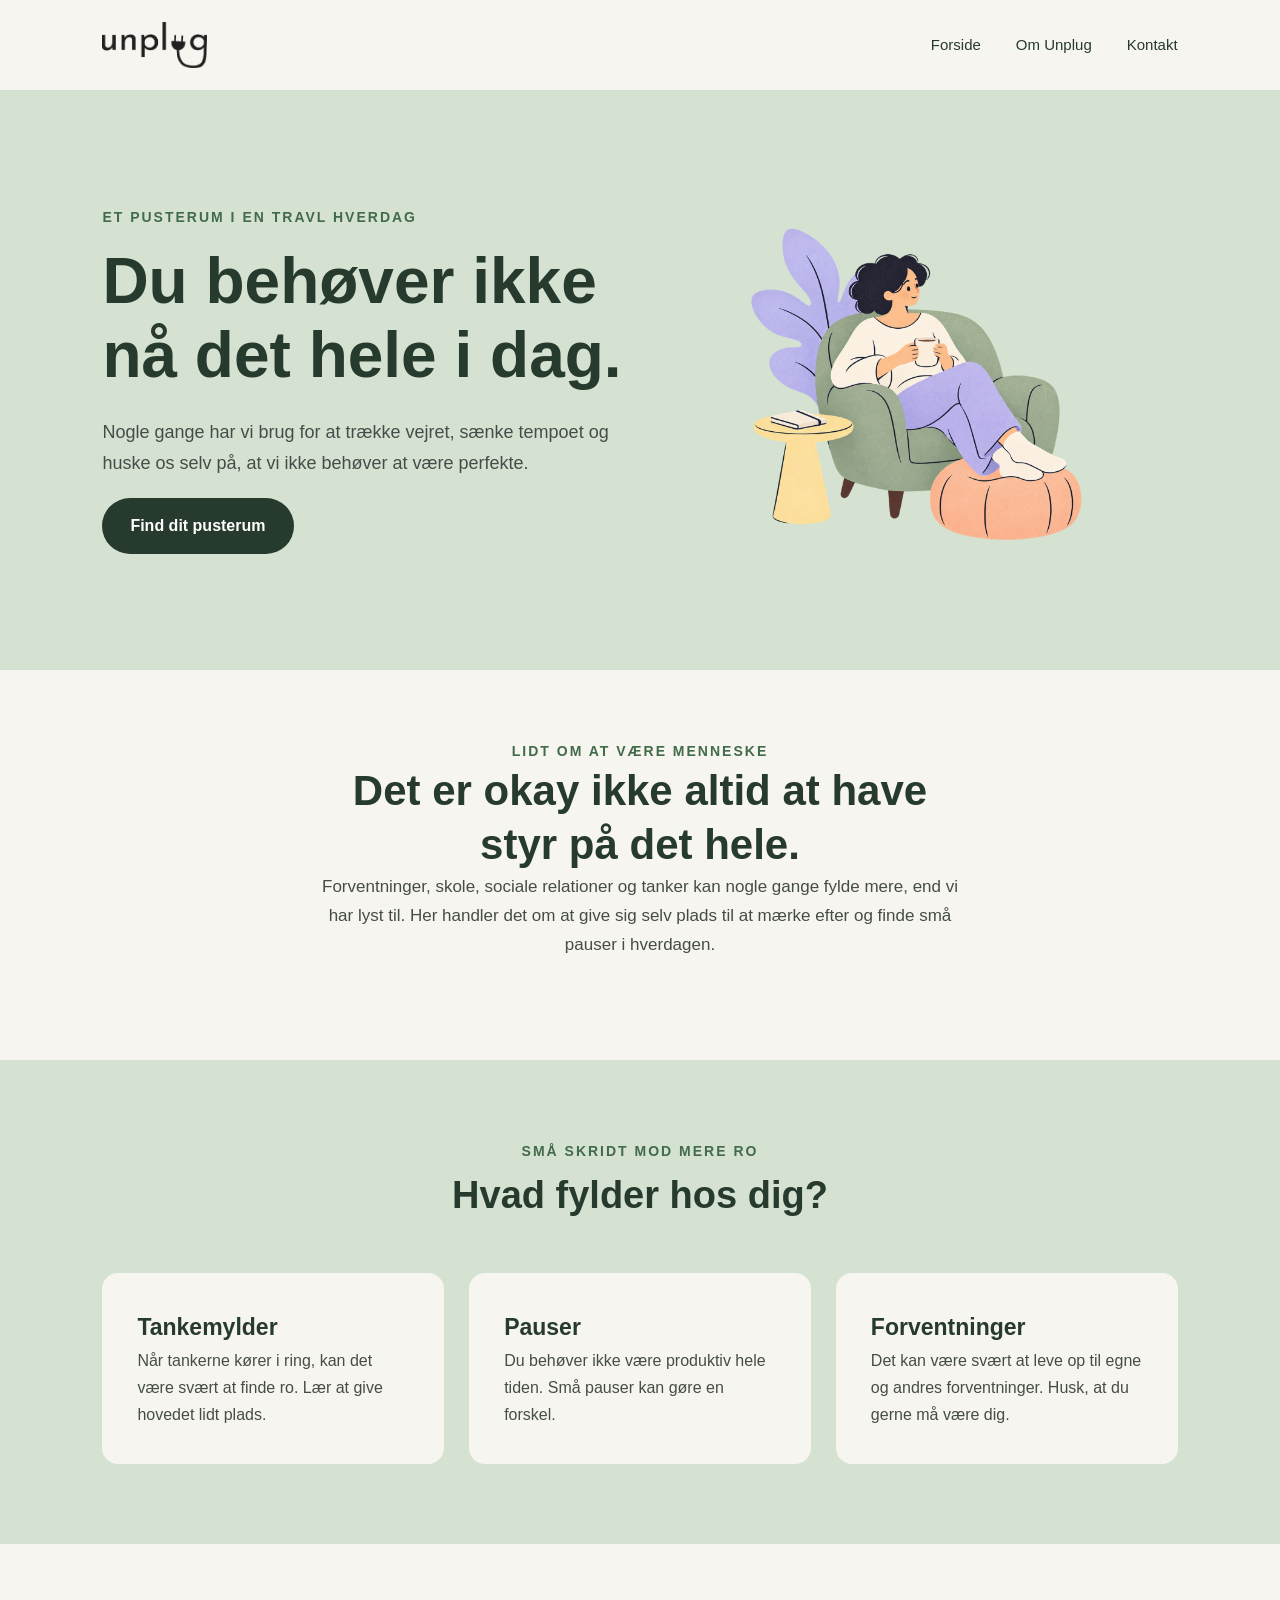
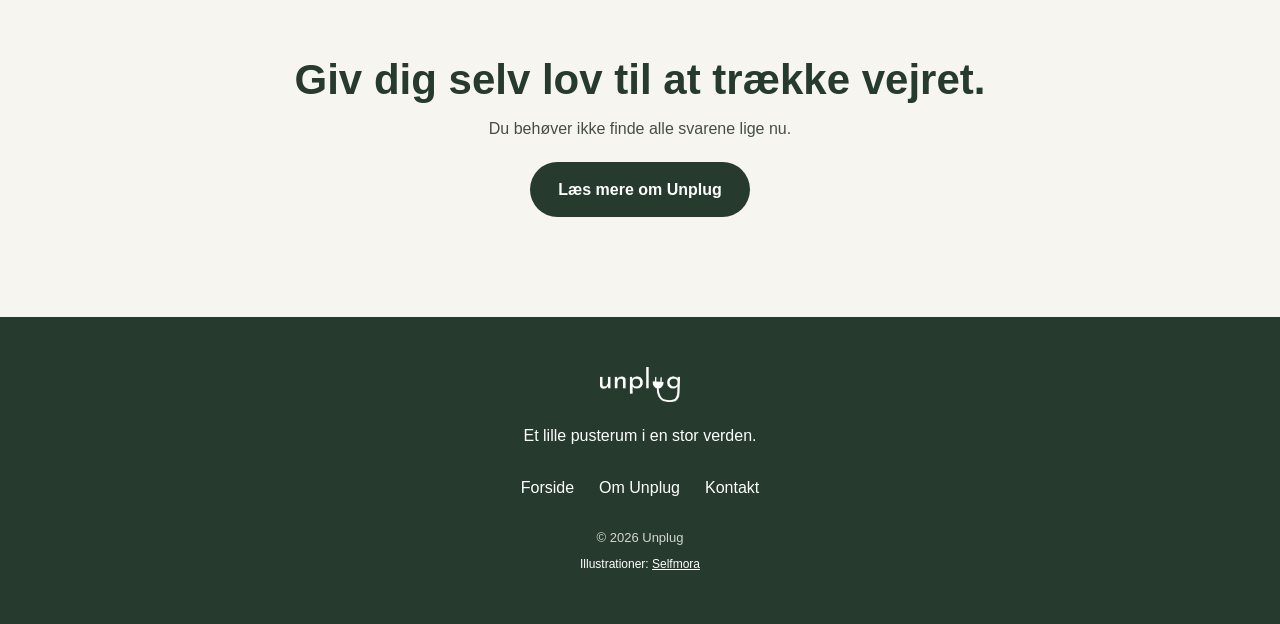
<file: index.html>
<!DOCTYPE html>
<html lang="da">

<head>
    <!-- Fortæller browseren, at siden bruger danske tegn -->
    <meta charset="UTF-8">

    <!-- Sørger for, at siden tilpasser sig mobil, tablet og computer -->
    <meta name="viewport" content="width=device-width, initial-scale=1.0">

    <!-- Teksten, der vises på fanen i browseren -->
    <title>Unplug - forside</title>

    <!-- Kobler HTML-siden sammen med vores fælles CSS-fil -->
    <link rel="stylesheet" href="style.css">
</head>

<body>

    <!-- HEADER: Øverste del af hjemmesiden med logo og navigation -->
<header class="site-header">

    <a href="index.html" class="logo" aria-label="Unplug - gå til forsiden">
        <img src="img/unplug logo.png" alt="">
    </a>

   <!-- Knap til hamburgermenu på mobil -->
    <button class="menu-toggle"
        type="button"
        aria-label="Åbn menu"
        aria-expanded="false"
        aria-controls="main-navigation">
    <span></span>
    <span></span>
    <span></span>
</button>

    <!-- Navigation mellem hjemmesidens tre separate sider -->
    <nav id="main-navigation" aria-label="Hovednavigation">
        <ul>
            <li><a href="index.html" aria-current="page">Forside</a></li>
            <li><a href="om-unplug.html">Om Unplug</a></li>
            <li><a href="kontakt.html">Kontakt</a></li>
        </ul>
    </nav>

</header>


    <!-- MAIN: Her begynder sidens primære indhold -->
    <main>

        <!-- HERO: Det første store område, brugeren møder på forsiden -->
        <section class="hero">

            <div class="hero-content">
                <p class="eyebrow">Et pusterum i en travl hverdag</p>

                <h1>Du behøver ikke nå det hele i dag.</h1>

                <p>
                    Nogle gange har vi brug for at trække vejret,
                    sænke tempoet og huske os selv på, at vi ikke
                    behøver at være perfekte.
                </p>

                <a href="om-unplug.html" class="button">
                    Find dit pusterum
                </a>
            </div>

             <!-- Illustration på forsiden -->
            <div class="hero-image">
                  <img src="img/a-little-room-to-rest-v1.png" alt="Illustration af en kvinde, der sidder afslappet i en grøn lænestol med fødderne på en puf og drikker af et krus.">
                    
            </div>

        </section>


        <!-- INTRODUKTION: Præsenterer hjemmesidens emne -->
        <section class="intro">

            <p class="eyebrow">Lidt om at være menneske</p>

            <h2>Det er okay ikke altid at have styr på det hele.</h2>

            <p>
                Forventninger, skole, sociale relationer og tanker
                kan nogle gange fylde mere, end vi har lyst til.
                Her handler det om at give sig selv plads til at
                mærke efter og finde små pauser i hverdagen.
            </p>

        </section>


        <!-- TRE TEMAER: Introducerer nogle af de emner, siden handler om -->
        <section class="themes">

            <div class="section-heading">
                <p class="eyebrow">Små skridt mod mere ro</p>
                <h2>Hvad fylder hos dig?</h2>
            </div>

            <div class="theme-grid">

                <article class="theme-card">
                    <h3>Tankemylder</h3>
                    <p>
                        Når tankerne kører i ring, kan det være
                        svært at finde ro. Lær at give hovedet
                        lidt plads.
                    </p>
                </article>

                <article class="theme-card">
                    <h3>Pauser</h3>
                    <p>
                        Du behøver ikke være produktiv hele tiden.
                        Små pauser kan gøre en forskel.
                    </p>
                </article>

                <article class="theme-card">
                    <h3>Forventninger</h3>
                    <p>
                        Det kan være svært at leve op til egne
                        og andres forventninger. Husk, at du
                        gerne må være dig.
                    </p>
                </article>

            </div>

        </section>


        <!-- AFSLUTTENDE CTA: Leder brugeren videre til undersiden -->
        <section class="closing-section">

            <h2>Giv dig selv lov til at trække vejret.</h2>

            <p>
                Du behøver ikke finde alle svarene lige nu.
            </p>

            <a href="om-unplug.html" class="button">
                Læs mere om Unplug
            </a>

        </section>

    </main>


    <!-- FOOTER: Sidens nederste område -->
    <footer class="site-footer">

        <a href="index.html" class="logo">
            <img src="img/unplug logo hvid.png" alt="">
        </a>

        <p>Et lille pusterum i en stor verden.</p>

        <nav aria-label="Footer navigation">
            <a href="index.html">Forside</a>
            <a href="om-unplug.html">Om Unplug</a>
            <a href="kontakt.html">Kontakt</a>
        </nav>

        <p class="copyright">© 2026 Unplug</p>

         <!-- Kreditering af illustrationer -->
    <p class="credits">
        Illustrationer:
        <a href="https://selfmora.com/free-illustrations"
           target="_blank"
           rel="noopener noreferrer">Selfmora</a>
    </p>

    </footer>

<script src="script.js"></script>
</body>
</html>
</file>
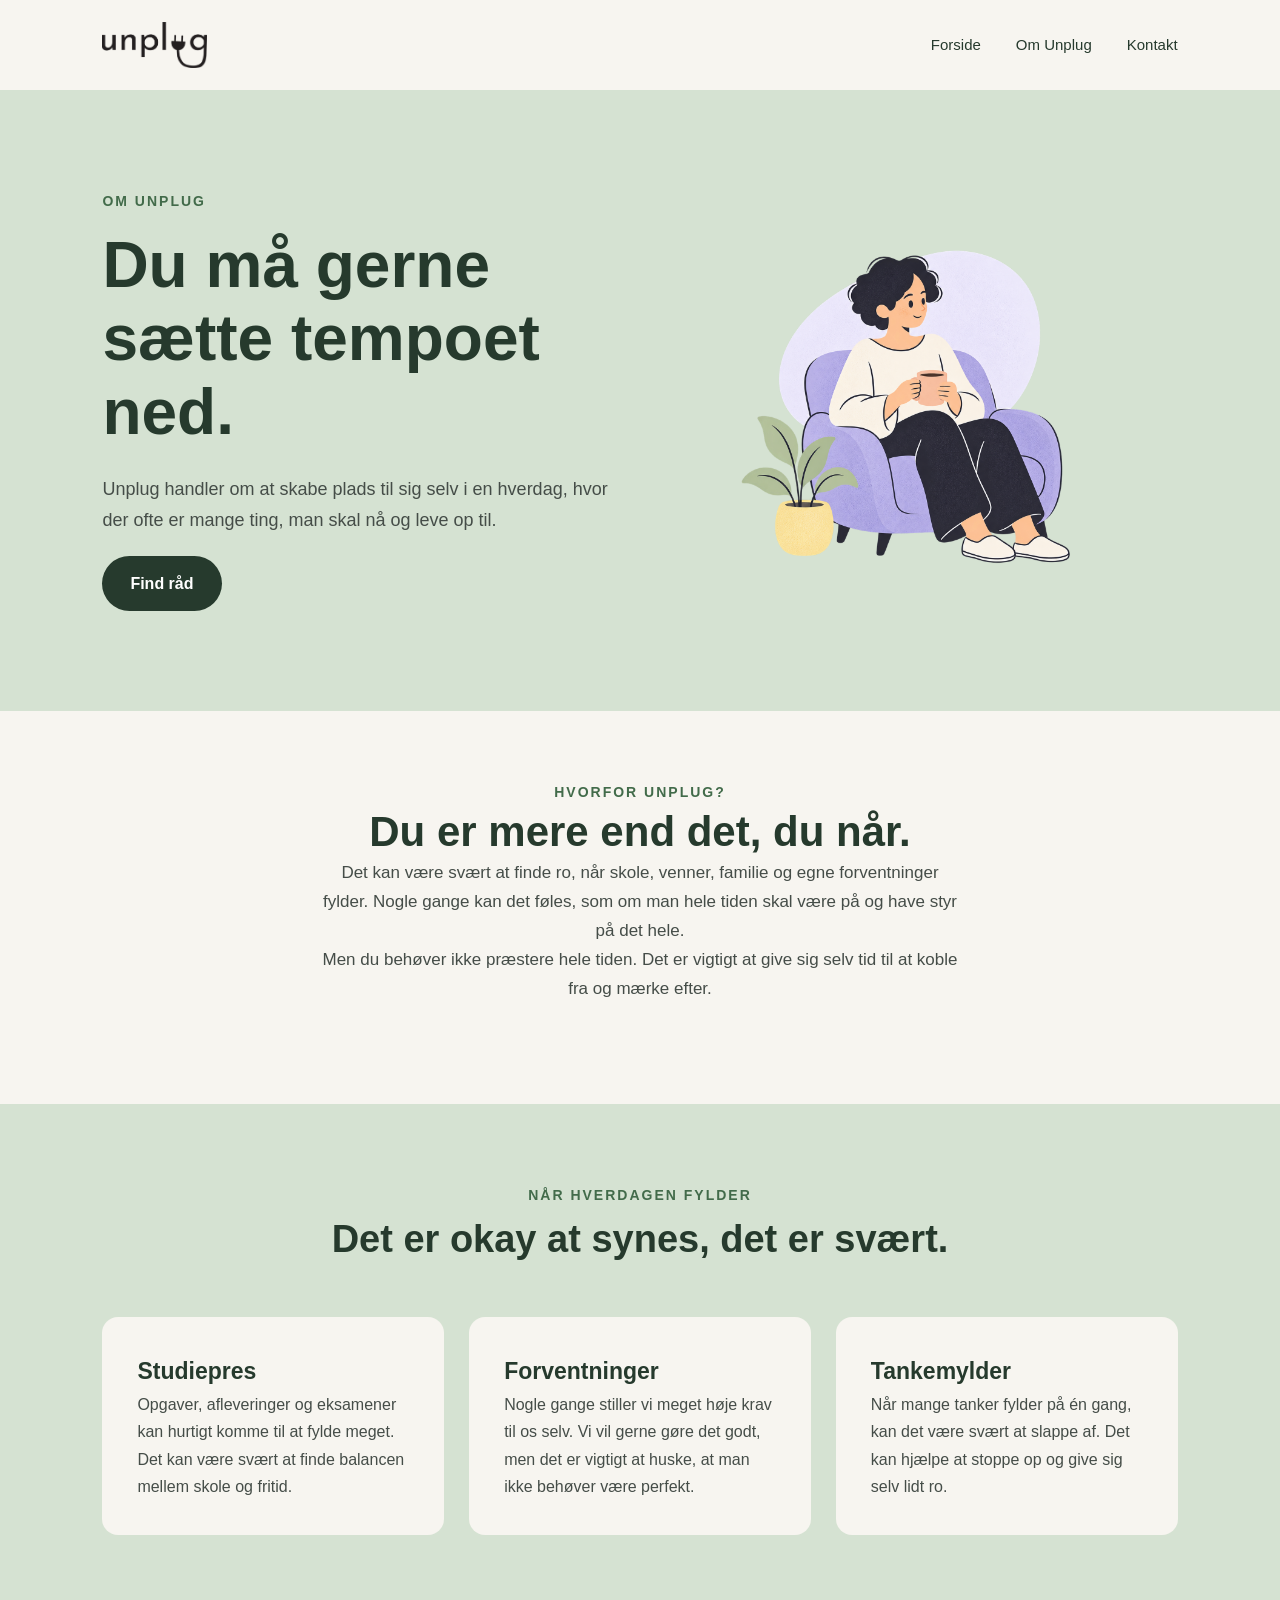
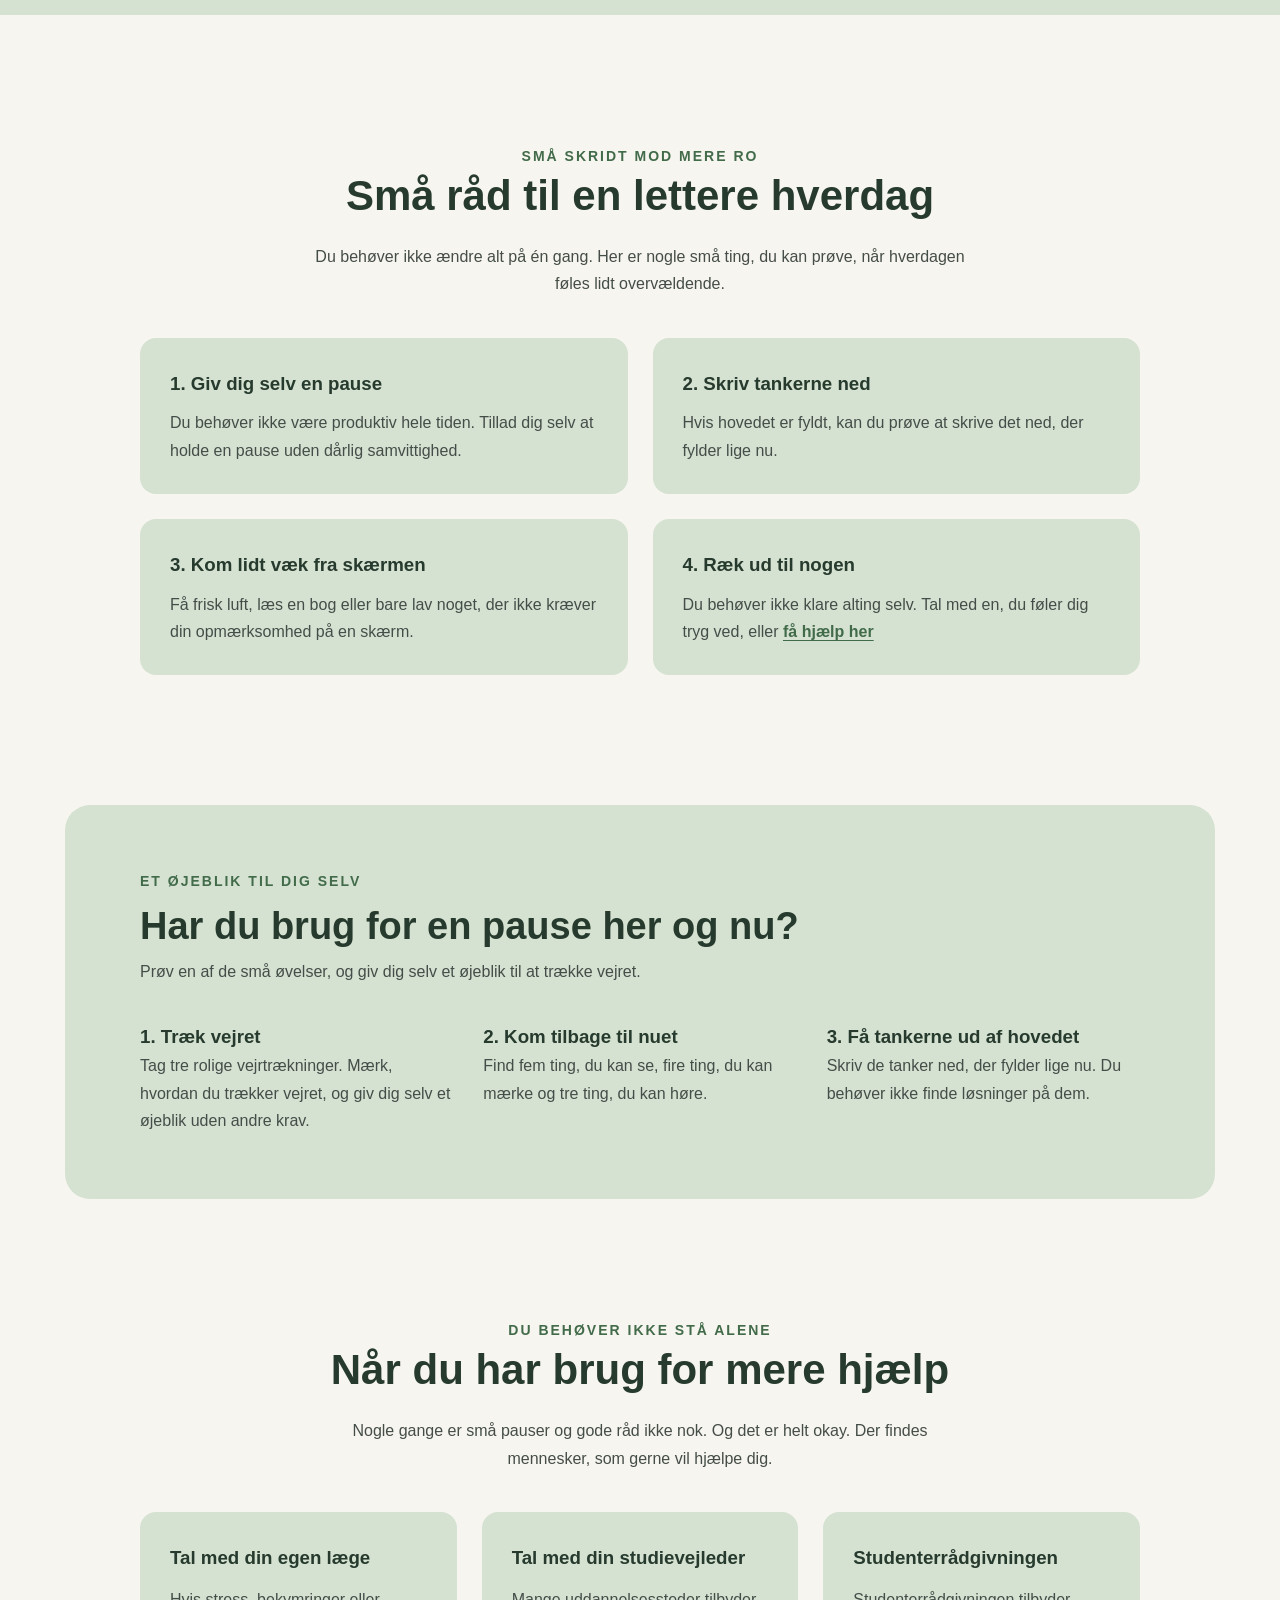
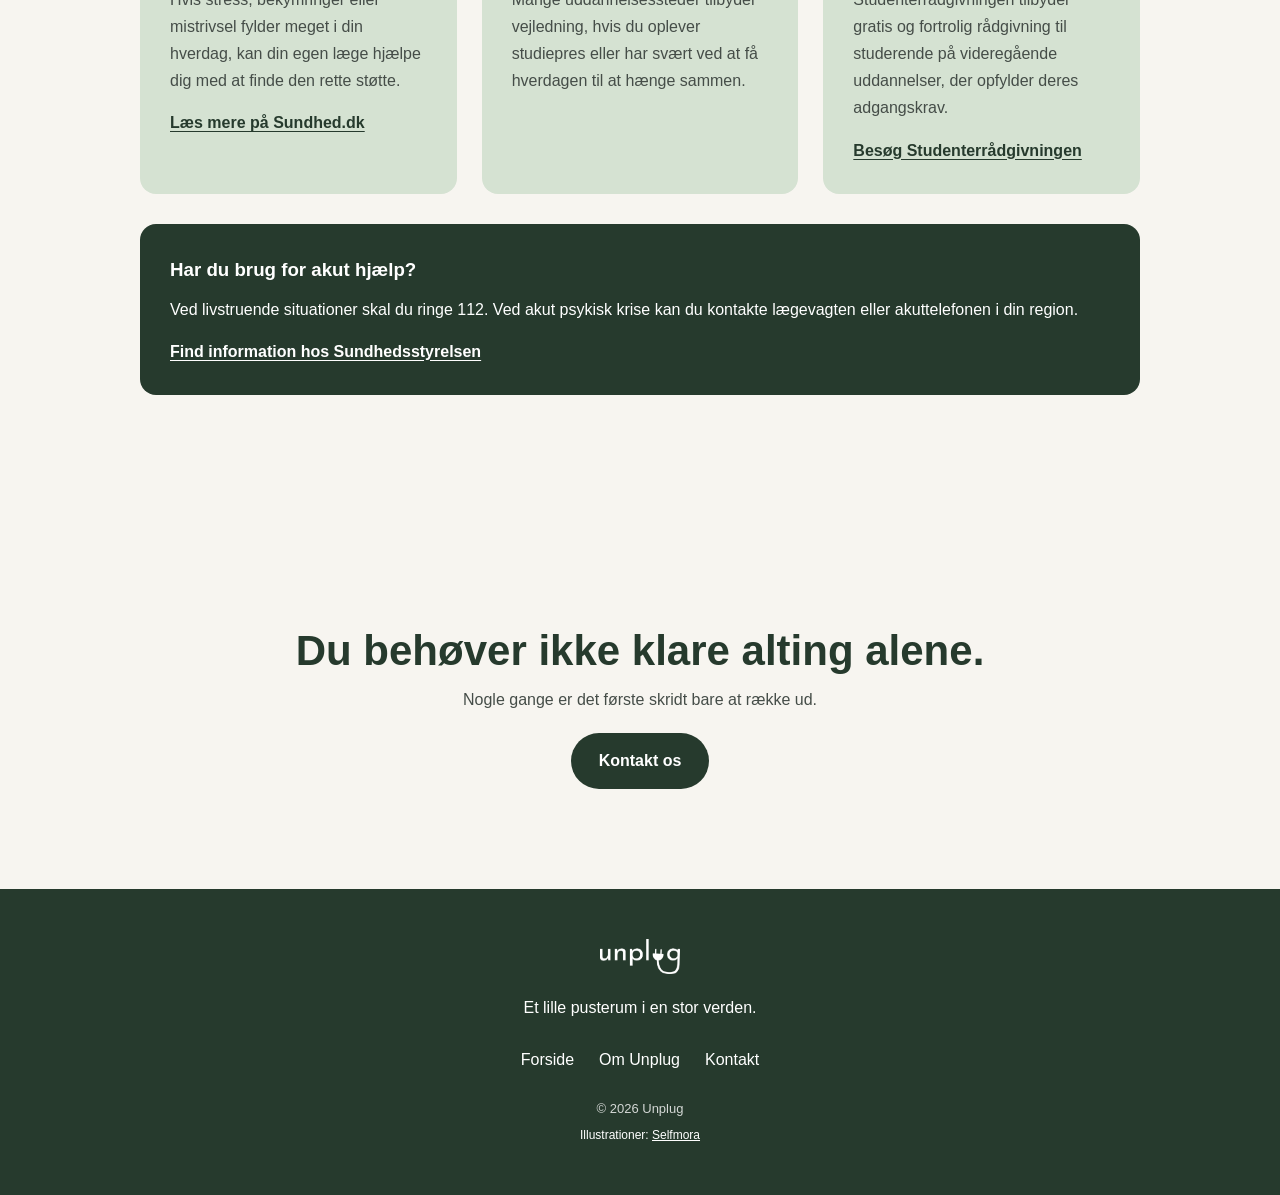
<file: om-unplug.html>
<!DOCTYPE html>
<html lang="da">

<head>
    <!-- Fortæller browseren, at siden bruger danske tegn -->
    <meta charset="UTF-8">

    <!-- Sørger for, at siden tilpasser sig mobil, tablet og computer -->
    <meta name="viewport" content="width=device-width, initial-scale=1.0">

    <!-- Teksten, der vises på fanen i browseren -->
    <title>Unplug - om side</title>

    <!-- Kobler HTML-siden sammen med vores fælles CSS-fil -->
    <link rel="stylesheet" href="style.css">
</head>

<body>

    <!-- HEADER: Logo og navigation -->
    <header class="site-header">

        <a href="index.html" class="logo" aria-label="Unplug - gå til forsiden">
        <img src="img/unplug logo.png" alt="">
        </a>

         <!-- Knap til hamburgermenu på mobil -->
    <button class="menu-toggle"
            type="button"
            aria-label="Åbn menu"
            aria-expanded="false"
            aria-controls="main-navigation">
        <span></span>
        <span></span>
        <span></span>
    </button>   

        <!-- Navigation til hjemmesidens tre sider -->
        <nav id="main-navigation" aria-label="Hovednavigation">
            <ul>
                <li><a href="index.html">Forside</a></li>
                <li><a href="om-unplug.html" aria-current="page">Om Unplug</a></li>
                <li><a href="kontakt.html">Kontakt</a></li>
            </ul>
        </nav>

    </header>


    <!-- MAIN: Sidens primære indhold -->
    <main>

        <!-- HERO: Introduktion til undersiden -->
        <section class="hero">

            <div class="hero-content">

                <p class="eyebrow">Om Unplug</p>

                <h1>Du må gerne sætte tempoet ned.</h1>

                <p>
                    Unplug handler om at skabe plads til sig selv
                    i en hverdag, hvor der ofte er mange ting,
                    man skal nå og leve op til.
                </p>

                <a href="#sma-skridt" class="button">Find råd</a>

            </div>

            <!-- Illustration på Om Unplug-siden -->
            <div class="hero-image">
                <img src="img/room-to-pause-v1.png" alt="Illustration af en kvinde, der sidder i en lilla lænestol med et krus i hænderne ved siden af en stueplante.">
            </div>

        </section>


        <!-- INTRODUKTION: Forklarer hjemmesidens formål -->
        <section class="intro">

            <p class="eyebrow">Hvorfor Unplug?</p>

            <h2>Du er mere end det, du når.</h2>

            <p>
                Det kan være svært at finde ro, når skole,
                venner, familie og egne forventninger fylder.
                Nogle gange kan det føles, som om man hele
                tiden skal være på og have styr på det hele.
            </p>

            <p>
                Men du behøver ikke præstere hele tiden.
                Det er vigtigt at give sig selv tid til at
                koble fra og mærke efter.
            </p>

        </section>


        <!-- STUDIEPRES: Uddyber et af de centrale emner -->
        <section class="themes">

            <div class="section-heading">

                <p class="eyebrow">Når hverdagen fylder</p>

                <h2>Det er okay at synes, det er svært.</h2>

            </div>

            <div class="theme-grid">

                <article class="theme-card">

                    <h3>Studiepres</h3>

                    <p>
                        Opgaver, afleveringer og eksamener kan
                        hurtigt komme til at fylde meget.
                        Det kan være svært at finde balancen
                        mellem skole og fritid.
                    </p>

                </article>


                <article class="theme-card">

                    <h3>Forventninger</h3>

                    <p>
                        Nogle gange stiller vi meget høje krav
                        til os selv. Vi vil gerne gøre det godt,
                        men det er vigtigt at huske, at man
                        ikke behøver være perfekt.
                    </p>

                </article>


                <article class="theme-card">

                    <h3>Tankemylder</h3>

                    <p>
                        Når mange tanker fylder på én gang,
                        kan det være svært at slappe af.
                        Det kan hjælpe at stoppe op og give
                        sig selv lidt ro.
                    </p>

                </article>

            </div>

        </section>

        <!-- ØVELSER OG RÅD: Samler alt i én afrundet sektion -->

<!-- RÅD: Små råd til en lettere hverdag -->
<section class="advice" id="sma-skridt">

    <p class="eyebrow">Små skridt mod mere ro</p>

    <h2>Små råd til en lettere hverdag</h2>

    <p class="advice-intro">
        Du behøver ikke ændre alt på én gang.
        Her er nogle små ting, du kan prøve,
        når hverdagen føles lidt overvældende.
    </p>

    <!-- De fire gode råd -->
    <div class="advice-list">

        <article>
            <h3>1. Giv dig selv en pause</h3>
            <p>
                Du behøver ikke være produktiv hele tiden.
                Tillad dig selv at holde en pause uden dårlig samvittighed.
            </p>
        </article>

        <article>
            <h3>2. Skriv tankerne ned</h3>
            <p>
                Hvis hovedet er fyldt, kan du prøve at skrive
                det ned, der fylder lige nu.
            </p>
        </article>

        <article>
            <h3>3. Kom lidt væk fra skærmen</h3>
            <p>
                Få frisk luft, læs en bog eller bare lav noget,
                der ikke kræver din opmærksomhed på en skærm.
            </p>
        </article>

        <article>
            <h3>4. Ræk ud til nogen</h3>
            <p>
                 Du behøver ikke klare alting selv.
                Tal med en, du føler dig tryg ved, eller
                <a href="#professionel-hjaelp" class="help-link">få hjælp her</a>
            </p>
        </article>

    </div>

</section>


<!-- ØVELSER: Konkrete små pauser -->
<section class="exercises">

    <p class="eyebrow">Et øjeblik til dig selv</p>

    <h2>Har du brug for en pause her og nu?</h2>

    <p>
        Prøv en af de små øvelser, og giv dig selv
        et øjeblik til at trække vejret.
    </p>

    <div class="exercise-list">

        <article>
            <h3>1. Træk vejret</h3>
            <p>
                Tag tre rolige vejrtrækninger.
                Mærk, hvordan du trækker vejret, og giv dig
                selv et øjeblik uden andre krav.
            </p>
        </article>

        <article>
            <h3>2. Kom tilbage til nuet</h3>
            <p>
                Find fem ting, du kan se, fire ting,
                du kan mærke og tre ting, du kan høre.
            </p>
        </article>

        <article>
            <h3>3. Få tankerne ud af hovedet</h3>
            <p>
                Skriv de tanker ned, der fylder lige nu.
                Du behøver ikke finde løsninger på dem.
            </p>
        </article>

    </div>

</section>


<!-- PROFESSIONEL HJÆLP: Viser hvor brugeren kan få mere støtte -->
<section class="help-section" id="professionel-hjaelp">

    <p class="eyebrow">Du behøver ikke stå alene</p>

    <h2>Når du har brug for mere hjælp</h2>

    <p class="help-intro">
        Nogle gange er små pauser og gode råd ikke nok.
        Og det er helt okay. Der findes mennesker,
        som gerne vil hjælpe dig.
    </p>

    <div class="help-list">

        <article>
            <h3>Tal med din egen læge</h3>
            <p>
                Hvis stress, bekymringer eller mistrivsel fylder
                meget i din hverdag, kan din egen læge hjælpe
                dig med at finde den rette støtte.
            </p>
            <a href="https://www.sundhed.dk/">
                Læs mere på Sundhed.dk
            </a>
        </article>

        <article>
            <h3>Tal med din studievejleder</h3>
            <p>
                Mange uddannelsessteder tilbyder vejledning,
                hvis du oplever studiepres eller har svært
                ved at få hverdagen til at hænge sammen.
            </p>
        </article>

        <article>
            <h3>Studenterrådgivningen</h3>
            <p>
                Studenterrådgivningen tilbyder gratis og
                fortrolig rådgivning til studerende på
                videregående uddannelser, der opfylder
                deres adgangskrav.
            </p>
            <a href="https://srg.dk/" target="_blank" rel="noopener noreferrer">
                Besøg Studenterrådgivningen
            </a>
        </article>

    </div>

    <div class="urgent-help">
        <h3>Har du brug for akut hjælp?</h3>
        <p>
            Ved livstruende situationer skal du ringe 112.
            Ved akut psykisk krise kan du kontakte
            lægevagten eller akuttelefonen i din region.
        </p>
        <a href="https://www.sst.dk/" target="_blank" rel="noopener noreferrer">
            Find information hos Sundhedsstyrelsen
        </a>
    </div>

</section>



        <!-- AFSLUTNING: Leder brugeren videre -->
        <section class="closing-section">

            <h2>Du behøver ikke klare alting alene.</h2>

            <p>
                Nogle gange er det første skridt bare
                at række ud.
            </p>

            <a href="kontakt.html" class="button">
                Kontakt os
            </a>

        </section>

    </main>


    <!-- FOOTER: Sidens nederste område -->
    <footer class="site-footer">

        <a href="index.html" class="logo">
            <img src="img/unplug logo hvid.png" alt="">
        </a>

        <p>Et lille pusterum i en stor verden.</p>

        <nav aria-label="Footer navigation">
            <a href="index.html">Forside</a>
            <a href="om-unplug.html">Om Unplug</a>
            <a href="kontakt.html">Kontakt</a>
        </nav>

        <p class="copyright">© 2026 Unplug</p>

         <!-- Kreditering af illustrationer -->
    <p class="credits">
        Illustrationer:
        <a href="https://selfmora.com/free-illustrations"
           target="_blank"
           rel="noopener noreferrer">Selfmora</a>
    </p>

    </footer>

    <script src="script.js"></script>

</body>
</html>
</file>
<file: style.css>
/* =========================================
   1. GRUNDINDSTILLINGER
   ========================================= */

/* Gør det lettere at styre størrelsen på elementer.
   Padding og border bliver regnet med i elementets bredde. */
* {
    margin: 0;
    box-sizing: border-box;
}

/* Her definerer vi hjemmesidens farver.
   Variablerne kan genbruges flere steder i CSS'en. */
:root {
    --background: #F7F5F0;
    --white: #FFFFFF;
    --dark: #263A2D;
    --green: #426B4A;
    --light-green: #D5E2D2;
    --text: #454D48;
    --accent: #D9A77A;
}

/* Grundindstillinger for hele hjemmesiden */
body {
    background-color: var(--background);
    color: var(--text);
    font-family: Arial, sans-serif;
    line-height: 1.7;
}

/* Sørger for, at billeder ikke bliver bredere end deres område */
img {
    max-width: 100%;
    display: block;
}

/* Fjerner standard-understregning fra links */
a {
    color: inherit;
    text-decoration: none;
}

/* Gør det tydeligt, hvor tastaturfokus er */
a:focus-visible,
button:focus-visible {
    outline: 3px solid var(--dark);
    outline-offset: 5px;
}


/* =========================================
   2. HEADER OG NAVIGATION
   ========================================= */

/* Placering af logo og navigation i toppen */
.site-header {
    display: flex;
    justify-content: space-between;
    align-items: center;
    padding: 22px 8%;
    background-color: var(--background);
}

/* Logoet i øverste venstre hjørne */
.logo img {
    width: 105px;
    height: auto;
    display: block;
}

/* Fjerner punkttegn og standardafstand fra navigationslisten */
.site-header ul {
    display: flex;
    gap: 35px;
    list-style: none;
    margin: 0;
    padding: 0;
}

/* Navigationens links */
.site-header nav a {
    color: var(--dark);
    font-size: 15px;
}

/* Viser brugeren, at et navigationslink er interaktivt */
.site-header nav a:hover,
.site-footer nav a:hover {
    color: var(--green);
    text-decoration: underline;
}


/* =========================================
   3. HAMBURGERMENU
   ========================================= */

/* Selve knappen til hamburgermenuen.
   Den er skjult på computer og vises først på mobil. */
.menu-toggle {
    display: none;
    background: none;
    border: none;
    cursor: pointer;
    padding: 8px;
    flex-direction: column;
    gap: 6px;
}

/* De tre streger inde i hamburgermenu-knappen */
.menu-toggle span {
    display: block;
    width: 27px;
    height: 2px;
    background-color: var(--dark);
    border-radius: 2px;
}


/* =========================================
   4. HERO-SEKTION
   ========================================= */

/* Den store introduktionssektion øverst på siderne */
.hero {
    min-height: 540px;
    padding: 100px 8%;
    display: flex;
    align-items: center;
    background-color: var(--light-green);
}

/* Tekstindholdet i hero-sektionen */
.hero-content {
    max-width: 650px;
    flex: 1;
}

/* Placering af illustrationen */
.hero-image {
    flex: 1;
    display: flex;
    justify-content: center;
    align-items: center;
}

/* Selve illustrationen */
.hero-image img {
    width: 100%;
    max-width: 380px;
    height: auto;
    display: block;
}

/* Lille overskrift over den store overskrift */
.eyebrow {
    color: var(--green);
    font-size: 14px;
    font-weight: bold;
    letter-spacing: 2px;
    text-transform: uppercase;
}

/* Den store overskrift i hero-sektionen */
.hero h1 {
    color: var(--dark);
    font-size: clamp(38px, 5vw, 64px);
    line-height: 1.15;
    max-width: 650px;
    margin: 15px 0 25px;
}

/* Brødteksten i hero-sektionen */
.hero-content > p:not(.eyebrow) {
    font-size: 18px;
    max-width: 520px;
}


/* =========================================
   5. KNAPPER
   ========================================= */

/* Grundudseende for hjemmesidens knapper */
.button {
    display: inline-block;
    margin-top: 20px;
    padding: 14px 28px;
    background-color: var(--dark);
    color: var(--white);
    border-radius: 30px;
    font-weight: bold;
    transition: background-color 0.2s ease;
}

/* Ændrer knappens farve, når musen holdes over den */
.button:hover {
    background-color: var(--green);
}


/* =========================================
   6. INTRODUKTION
   ========================================= */

/* Introduktionssektionen på forsiden */
.intro {
    max-width: 850px;
    margin: 0 auto;
    padding: 70px 8% 100px;
    text-align: center;
}

/* Overskriften i introduktionen */
.intro h2 {
    color: var(--dark);
    font-size: clamp(28px, 4vw, 42px);
    line-height: 1.3;
}

/* Brødteksten i introduktionen */
.intro p:not(.eyebrow) {
    font-size: 17px;
}

/* Ekstra tekstsektion med begrænset bredde */
.intro-content {
    max-width: 750px;
    margin: 0 auto;
    padding: 30px 8%;
    border: 2px solid var(--dark);
    border-radius: 50px 30px 45px 25px / 35px 50px 30px 45px;
    text-align: center;
}


/* =========================================
   7. DE TRE TEMAER
   ========================================= */

/* Baggrund og afstand omkring temasamlingen */
.themes {
    padding: 80px 8%;
    background-color: var(--light-green);
}

/* Overskriften over de tre temakort */
.section-heading {
    text-align: center;
    margin-bottom: 45px;
}

.section-heading h2 {
    color: var(--dark);
    font-size: 38px;
}

/* Placering af de tre temakort i et grid */
.theme-grid {
    display: grid;
    grid-template-columns: repeat(3, 1fr);
    gap: 25px;
    max-width: 1150px;
    margin: 0 auto;
}

/* Udseendet på hvert enkelt temakort */
.theme-card {
    padding: 35px;
    background-color: var(--background);
    border-radius: 16px;
}

/* Overskrifterne på temakortene */
.theme-card h3 {
    color: var(--dark);
    font-size: 23px;
}


/* =========================================
   8. RÅD TIL EN LETTERE HVERDAG
   ========================================= */

/* Samlet sektion med konkrete råd */
.advice {
    max-width: 1150px;
    margin: 70px auto;
    padding: 60px 75px;
    text-align: center;
}

/* Overskriften i rådsektionen */
.advice h2 {
    color: var(--dark);
    font-size: clamp(28px, 4vw, 42px);
    line-height: 1.3;
    margin-bottom: 20px;
}

/* Introduktionsteksten centreres og får en begrænset bredde */
.advice-intro {
    max-width: 650px;
    margin: 0 auto;
}

/* De fire råd placeres i to kolonner */
.advice-list {
    display: grid;
    grid-template-columns: repeat(2, 1fr);
    gap: 25px;
    margin-top: 40px;
    text-align: left;
}

/* Hvert råd får sin egen baggrund og afrundede hjørner */
.advice-list article {
    background-color: var(--light-green);
    padding: 30px;
    border-radius: 16px;
}

/* Overskrifterne på de enkelte råd */
.advice-list h3 {
    color: var(--dark);
    margin-bottom: 10px;
}


/* =========================================
   9. ØVELSER
   ========================================= */

/* Samlet sektion med øvelser */
.exercises {
    max-width: 1150px;
    margin: 50px auto 10px;
    padding: 65px 75px;
    background-color: var(--light-green);
    border-radius: 25px;
}

/* Overskriften i øvelsessektionen */
.exercises h2 {
    color: var(--dark);
    font-size: 38px;
}

/* Placering af øvelserne i tre kolonner */
.exercise-list {
    display: grid;
    grid-template-columns: repeat(3, 1fr);
    gap: 30px;
    margin-top: 35px;
}

/* Overskrifterne på de enkelte øvelser */
.exercise-list article h3 {
    color: var(--dark);
}


/* =========================================
   10. PROFESSIONEL HJÆLP
   ========================================= */

/* Samlet sektion med information om professionel hjælp */
.help-section {
    max-width: 1150px;
    margin: 60px auto;
    padding: 60px 75px;
    text-align: center;
}

/* Overskriften i hjælpesektionen */
.help-section h2 {
    color: var(--dark);
    font-size: clamp(28px, 4vw, 42px);
    line-height: 1.3;
    margin-bottom: 20px;
}

/* Introduktionsteksten centreres */
.help-intro {
    max-width: 650px;
    margin: 0 auto;
}

/* Kort med forskellige hjælpetilbud */
.help-list {
    display: grid;
    grid-template-columns: repeat(3, 1fr);
    gap: 25px;
    margin-top: 40px;
    text-align: left;
}

/* Baggrund og afstand omkring hvert hjælpekort */
.help-list article {
    background-color: var(--light-green);
    padding: 30px;
    border-radius: 16px;
}

/* Overskrifterne på hjælpekortene */
.help-list h3 {
    color: var(--dark);
    margin-bottom: 12px;
}

/* Links i hjælpekortene og afsnittet om akut hjælp */
.help-list a,
.urgent-help a {
    display: inline-block;
    color: var(--dark);
    font-weight: bold;
    margin-top: 15px;
}

/* Gør hjælpelinks tydelige og understregede */
.help-list a,
.urgent-help a,
.help-link {
    text-decoration: underline;
    text-underline-offset: 3px;
}

/* Linket til professionel hjælp i rådsektionen */
.help-link {
    color: var(--green);
    font-weight: bold;
    cursor: pointer;
}

/* Ændrer farven, når musen holdes over linket */
.help-link:hover {
    color: var(--dark);
}

/* Separat felt til akut hjælp */
.urgent-help {
    background-color: var(--dark);
    color: var(--white);
    padding: 30px;
    border-radius: 16px;
    margin-top: 30px;
    text-align: left;
}

/* Overskrift og links i feltet om akut hjælp */
.urgent-help h3 {
    color: var(--white);
    margin-bottom: 10px;
}

.urgent-help a {
    color: var(--white);
}


/* =========================================
   11. AFSLUTTENDE SEKTION
   ========================================= */

/* Sektionen, der afslutter sidernes indhold */
.closing-section {
    padding: 100px 8%;
    text-align: center;
}

/* Overskriften i den afsluttende sektion */
.closing-section h2 {
    color: var(--dark);
    font-size: clamp(28px, 4vw, 42px);
}


/* =========================================
   12. KONTAKTSIDE
   ========================================= */

/* Ikonet på kontaktsiden */
.contact-icon {
    font-size: clamp(120px, 40vw, 200px);
    color: var(--dark);
}

/* Placering af kontaktinformationer og formular */
.contact-section {
    display: grid;
    grid-template-columns: 1fr 1fr;
    gap: 60px;
    max-width: 1150px;
    margin: 0 auto;
    padding: 90px 8%;
}

/* Overskrifterne over kontaktinformationer og formular */
.contact-info h2,
.contact-form-container h2 {
    color: var(--dark);
    font-size: 32px;
}

/* Afstand mellem overskriften og kontaktoplysningerne */
.contact-details {
    margin-top: 40px;
}

/* Overskrifterne til e-mail og telefon */
.contact-details h3 {
    color: var(--dark);
    margin-bottom: 5px;
}

/* Formularen får en lys baggrund og afrundede hjørner */
.contact-form-container {
    background-color: var(--light-green);
    padding: 40px;
    border-radius: 20px;
}

/* Afstand mellem formularens felter */
.form-group {
    display: flex;
    flex-direction: column;
    gap: 8px;
    margin-bottom: 22px;
}

/* Gør formularens labels tydelige */
.form-group label {
    color: var(--dark);
    font-weight: bold;
}

/* Udseendet på tekstfelter og beskedfelt */
.form-group input,
.form-group textarea {
    width: 100%;
    padding: 13px;
    border: 1px solid #AAB8AB;
    border-radius: 8px;
    background-color: var(--white);
    color: var(--text);
    font: inherit;
}

/* Gør det muligt at ændre højden på beskedfeltet */
.form-group textarea {
    resize: vertical;
}

/* Tydelig markering, når brugeren vælger et formularfelt */
.form-group input:focus,
.form-group textarea:focus {
    outline: 3px solid var(--green);
    outline-offset: 2px;
}

/* Lille forklarende tekst under formularen */
.form-note {
    font-size: 13px;
    margin-top: 18px;
}


/* =========================================
   13. FOOTER
   ========================================= */

/* Den nederste del af hjemmesiden */
.site-footer {
    padding: 50px 8%;
    background-color: var(--dark);
    color: var(--white);
    text-align: center;
    display: flex;
    flex-direction: column;
    align-items: center;
}

/* Logoet i footeren */
.site-footer .logo img {
    width: 80px;
    height: auto;
    display: block;
}

/* Afstand under footerlogoet */
.site-footer .logo {
    margin-bottom: 20px;
}

/* Navigationen i footeren */
.site-footer nav {
    display: flex;
    justify-content: center;
    flex-wrap: wrap;
    gap: 25px;
    margin: 25px 0;
}

/* Farven på links i footeren */
.site-footer nav a {
    color: var(--white);
}

/* Den lille copyrighttekst */
.copyright {
    font-size: 13px;
    opacity: 0.8;
}

/* Kreditering af illustrationer */
.credits {
    font-size: 12px;
    margin-top: 5px;
}

.credits a {
    color: inherit;
    text-decoration: underline;
}


/* =========================================
   14. RESPONSIVE DESIGN – TABLET
   ========================================= */

/* Tilpasninger, når skærmen er 850 px eller mindre */
@media (max-width: 850px) {

    /* Temakortene vises i to kolonner */
    .theme-grid {
        grid-template-columns: repeat(2, 1fr);
    }

    /* Hero-sektionen får mindre højde og lodret layout */
    .hero {
        min-height: 450px;
        flex-direction: column;
    }

    /* Teksten bruger hele bredden */
    .hero-content {
        width: 100%;
    }

    /* Illustrationen placeres under teksten */
    .hero-image {
        width: 100%;
        margin-top: 30px;
        justify-content: center;
    }

    /* Rådsektionen får mindre afstand */
    .advice {
        margin: 40px 5%;
        padding: 35px 20px;
    }

    /* Rådene vises under hinanden */
    .advice-list {
        grid-template-columns: 1fr;
    }

    /* Øvelsessektionen tilpasses mindre skærme */
    .exercises {
        margin: 0 5% 60px;
        padding: 35px;
    }

    /* Øvelserne vises under hinanden */
    .exercise-list {
        grid-template-columns: 1fr;
        gap: 15px;
    }

    /* Hjælpesektionen får mindre afstand */
    .help-section {
        margin: 40px 5%;
        padding: 35px 20px;
    }

    /* Hjælpekortene vises under hinanden */
    .help-list {
        grid-template-columns: 1fr;
    }

    /* Kontaktinformationer og formular vises i én kolonne */
    .contact-section {
        grid-template-columns: 1fr;
        gap: 35px;
        padding: 60px 7%;
    }

    /* Formularen får lidt mindre indvendig afstand */
    .contact-form-container {
        padding: 30px;
    }
}


/* =========================================
   15. RESPONSIVE DESIGN – MOBIL
   ========================================= */

/* Tilpasninger, når skærmen er 600 px eller mindre */
@media (max-width: 600px) {

    /* Headeren placerer logo og hamburgermenu ved siden af hinanden */
    .site-header {
        flex-direction: row;
        justify-content: space-between;
        flex-wrap: wrap;
        gap: 15px;
        padding: 20px 5%;
    }

    /* Viser hamburgermenu-knappen på mobil */
    .menu-toggle {
        display: flex;
    }

    /* Skjuler hovednavigationen, indtil menuen åbnes */
    .site-header nav {
        display: none;
        width: 100%;
    }

    /* Viser navigationen, når JavaScript tilføjer klassen active */
    .site-header nav.active {
        display: block;
    }

    /* Placerer navigationspunkterne under hinanden */
    .site-header nav ul {
        flex-direction: column;
        align-items: center;
        gap: 15px;
        padding: 20px 0;
    }

    /* Hero-sektionen får mindre afstand på mobil */
    .hero {
        min-height: auto;
        padding: 75px 7%;
    }

    /* Teksten bruger hele den tilgængelige bredde */
    .hero-content {
        width: 100%;
    }

    /* Brødteksten bliver lidt mindre */
    .hero-content > p:not(.eyebrow) {
        font-size: 16px;
    }

    /* Introduktionssektionen får mindre afstand */
    .intro {
        padding: 70px 7%;
    }

    /* Temasektionen får mindre afstand */
    .themes {
        padding: 65px 7%;
    }

    /* Temakortene vises under hinanden */
    .theme-grid {
        grid-template-columns: 1fr;
    }

    /* Den afsluttende sektion får mindre afstand */
    .closing-section {
        padding: 70px 7%;
    }

    /* Footerens indvendige afstand tilpasses mobilen */
    .site-footer {
        padding: 40px 7%;
    }
}
</file>
